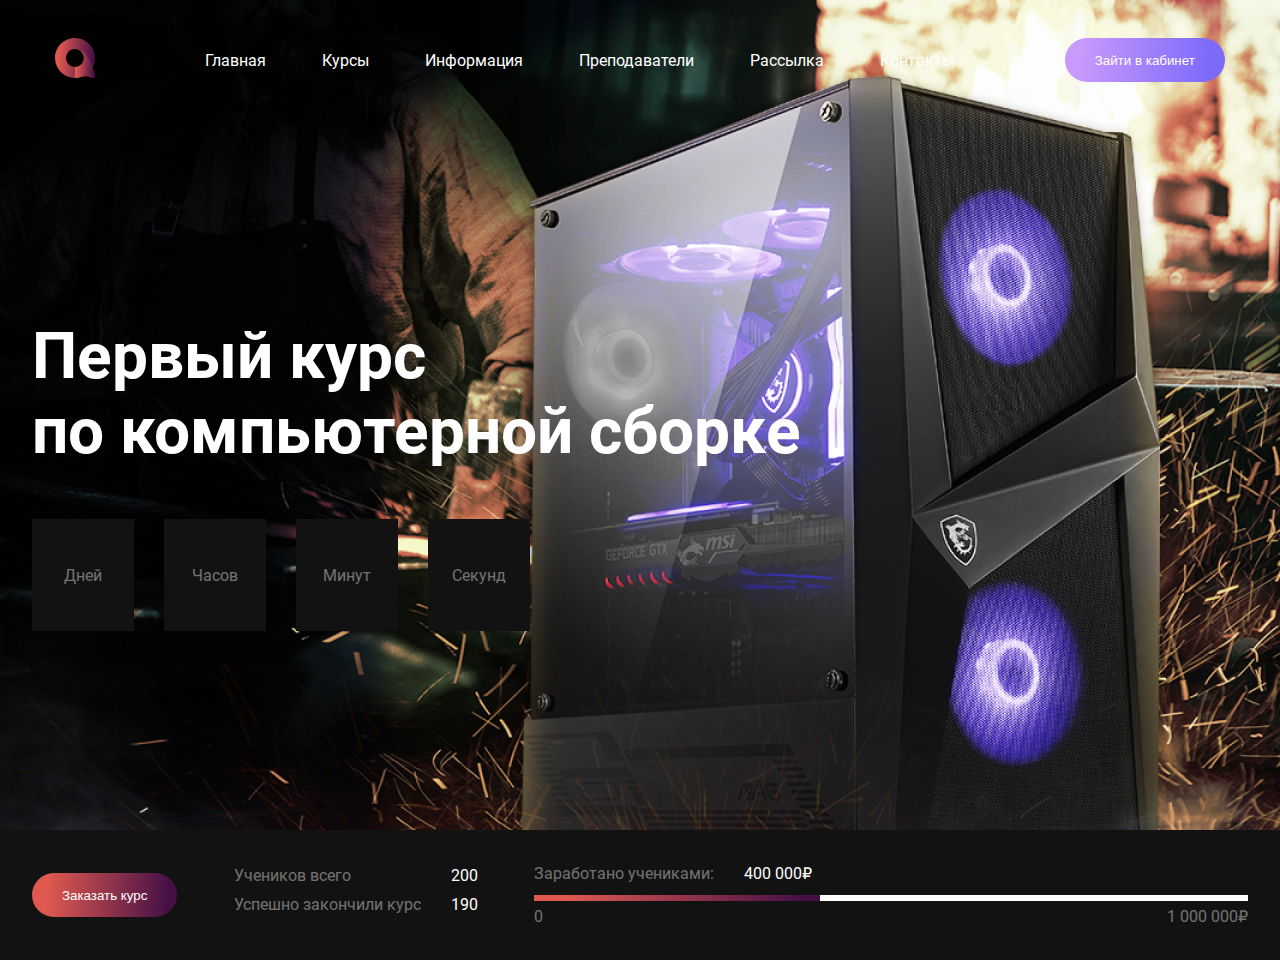
<file: index.html>
<!DOCTYPE html>
<html lang="en">

<head>
    <meta charset="UTF-8">
    <meta http-equiv="X-UA-Compatible" content="IE=edge">
    <meta name="viewport" content="width=device-width, initial-scale=1.0">
    <link rel="stylesheet" href="./css/fonts.css">
    <link rel="stylesheet" href="./css/style.css">
    <title>Computer Curses</title>
</head>

<body>

    <div class="wrap wrap-main color-white">
        <header class="header">
            <div>
                <a href="#"><img class="logo" src="./images/Group.svg" alt=""></a>
            </div>
            <div>
                <ul class="menu wrap">
                    <li><a href="" class="color-white">Главная</a>
                    </li>
                    <li><a href="" class="color-white">Курсы</a>
                    </li>
                    <li><a href="./page_2/index.html" class="color-white">Информация</a>
                    </li>
                    <li><a href="" class="color-white">Преподаватели</a>
                    </li>
                    <li><a href="" class="color-white">Рассылка</a>
                    </li>
                    <li><a href="" class="color-white">Контакты</a>
                    </li>
                </ul>
            </div>
            <div>
                <button class="btn btn-purple color-white">Зайти в кабинет</button>
            </div>
        </header>
        <div class="wrap-timer container">
            <h1>Первый курс <br>
                по компьютерной сборке</h1>
            <div class="timer">
                <div>
                    <span id="day" class="timer__value"></span>
                    <span class="text-opacity">Дней</span>
                </div>
                <div>
                    <span id="hour" class="timer__value"></span>
                    <span class="text-opacity">Часов</span>
                </div>
                <div>
                    <span id="minute" class="timer__value"></span>
                    <span class="text-opacity">Минут</span>
                </div>
                <div>
                    <span id="second" class="timer__value"></span>
                    <span class="text-opacity">Секунд</span>
                </div>
            </div>
        </div>

        <div class="wrap wrap-info">
            <section class="container info">
                <div>
                    <button class="btn btn-pink color-white">Заказать курс</button>
                </div>
                <div class="info__students">
                    <div>
                        <span class="text-opacity">Учеников всего</span>
                        <span>200</span>
                    </div>
                    <div>
                        <span class="text-opacity">Успешно закончили курс</span>
                        <span>190</span>
                    </div>
                </div>
                <div class="progress">
                    <div class="progress__info">
                        <span class="text-opacity">Заработано учениками:</span>
                        <span>400 000₽</span>
                    </div>
                    <div class="progress__main">
                        <progress max="1000000" value="400000"></progress>
                    </div>
                    <div class="progress__value">
                        <span class="text-opacity">0</span>
                        <span class="text-opacity">1 000 000₽</span>
                    </div>
                </div>
            </section>
        </div>
    </div>

    <script src="./scripts/index.js"></script>
</body>

</html>
</file>
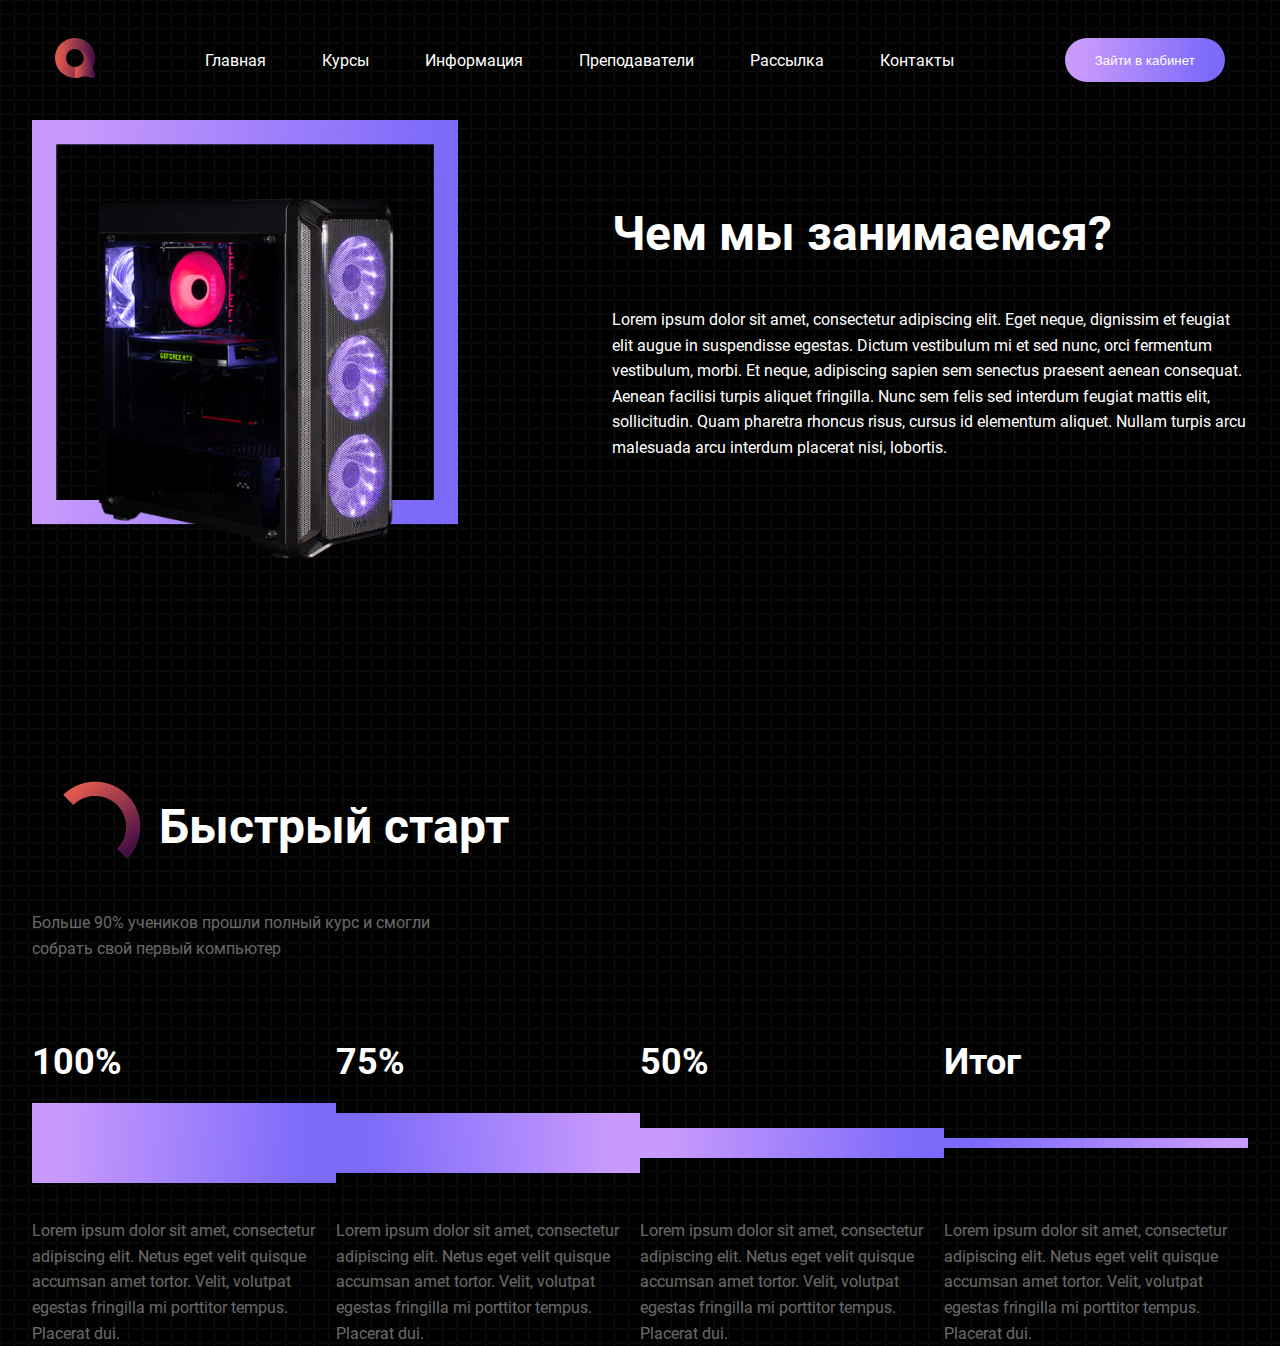
<file: page_2/index.html>
<!DOCTYPE html>
<html lang="en">

<head>
    <meta charset="UTF-8">
    <meta http-equiv="X-UA-Compatible" content="IE=edge">
    <meta name="viewport" content="width=device-width, initial-scale=1.0">
    <link rel="stylesheet" href="../css/fonts.css">
    <link rel="stylesheet" href="../css/style.css">
    <link rel="stylesheet" href="./css/style.css">
    <title>Information</title>
</head>

<body>
    <header class="header">
        <div>
            <a href="#"><img class="logo" src="../images/Group.svg" alt=""></a>
        </div>
        <div>
            <ul class="menu wrap">
                <li><a href="../index.html" class="color-white">Главная</a>
                </li>
                <li><a href="" class="color-white">Курсы</a>
                </li>
                <li><a href="./page_2/index.html" class="color-white">Информация</a>
                </li>
                <li><a href="" class="color-white">Преподаватели</a>
                </li>
                <li><a href="" class="color-white">Рассылка</a>
                </li>
                <li><a href="" class="color-white">Контакты</a>
                </li>
            </ul>
        </div>
        <div>
            <button class="btn btn-purple color-white">Зайти в кабинет</button>
        </div>
    </header>

    <div class="wrap">
        <div class="container">
            <section class="about">
                <div class="about__img">
                    <img src="../images/about__img.png" alt="Computer">
                </div>
                <div class="about__info">
                    <h2 class="about__title">Чем мы занимаемся?</h2>
                    <p>Lorem ipsum dolor sit amet, consectetur adipiscing elit. Eget neque, dignissim et feugiat elit augue in suspendisse egestas. Dictum vestibulum mi et sed nunc, orci fermentum vestibulum, morbi. Et neque, adipiscing sapien sem senectus praesent aenean consequat. Aenean facilisi turpis aliquet fringilla. Nunc sem felis sed interdum feugiat mattis elit, sollicitudin. Quam pharetra rhoncus risus, cursus id elementum aliquet. Nullam turpis arcu malesuada arcu interdum placerat nisi, lobortis. </p>
                </div>
            </section>

            <section class="start">
                <div class="start__title">
                    <img src="../images/icon-heading.png" alt="">
                    <h2>Быстрый старт</h2>
                </div>
                <p class="start__text text-opacity">Больше 90% учеников прошли полный курс и смогли собрать свой первый компьютер</p>
                <div class="start__graphick">
                    <div>
                        <div class="start__value">
                            <span>100%</span>
                        </div>
                        <div class="start__box wrap">
                            <div class="start__img start__img-1"></div>
                        </div>
                        <div>
                            <p class="start__info text-opacity">Lorem ipsum dolor sit amet, consectetur adipiscing elit. Netus eget velit quisque accumsan amet tortor. Velit, volutpat egestas fringilla mi porttitor tempus. Placerat dui.</p>
                        </div>
                    </div>
                    <div>
                        <div class="start__value">
                            <span>75%</span>
                        </div>
                        <div class="start__box wrap">
                            <div class="start__img start__img-2"></div>
                        </div>
                        <div>
                            <p class="start__info text-opacity">Lorem ipsum dolor sit amet, consectetur adipiscing elit. Netus eget velit quisque accumsan amet tortor. Velit, volutpat egestas fringilla mi porttitor tempus. Placerat dui.</p>
                        </div>
                    </div>
                    <div>
                        <div class="start__value">
                            <span>50%</span>
                        </div>
                        <div class="start__box wrap">
                            <div class="start__img start__img-3"></div>
                        </div>
                        <div>
                            <p class="start__info text-opacity">Lorem ipsum dolor sit amet, consectetur adipiscing elit. Netus eget velit quisque accumsan amet tortor. Velit, volutpat egestas fringilla mi porttitor tempus. Placerat dui.</p>
                        </div>
                    </div>
                    <div>
                        <div class="start__value">
                            <span>Итог</span>
                        </div>
                        <div class="start__box wrap">
                            <div class="start__img start__img-4"></div>
                        </div>
                        <div>
                            <p class="start__info text-opacity">Lorem ipsum dolor sit amet, consectetur adipiscing elit. Netus eget velit quisque accumsan amet tortor. Velit, volutpat egestas fringilla mi porttitor tempus. Placerat dui.</p>
                        </div>
                    </div>
                </div>
            </section>

            <section class="advantages">
            </section>

            <section class="partners">
            </section>

            <section class="program">
            </section>

            <section class="teachers">
            </section>

            <footer class="footer">
            </footer>
        </div>
    </div>
</body>

</html>
</file>
<file: css/fonts.css>
/* roboto-regular - latin_cyrillic */
@font-face {
    font-family: 'Roboto';
    font-style: normal;
    font-weight: 400;
    src: url('../fonts/roboto-v27-latin_cyrillic-regular.eot'); /* IE9 Compat Modes */
    src: local(''),
         url('../fonts/roboto-v27-latin_cyrillic-regular.eot?#iefix') format('embedded-opentype'), /* IE6-IE8 */
         url('../fonts/roboto-v27-latin_cyrillic-regular.woff2') format('woff2'), /* Super Modern Browsers */
         url('../fonts/roboto-v27-latin_cyrillic-regular.woff') format('woff'), /* Modern Browsers */
         url('../fonts/roboto-v27-latin_cyrillic-regular.ttf') format('truetype'), /* Safari, Android, iOS */
         url('../fonts/roboto-v27-latin_cyrillic-regular.svg#Roboto') format('svg'); /* Legacy iOS */
  }
  /* roboto-500 - latin_cyrillic */
  @font-face {
    font-family: 'Roboto';
    font-style: normal;
    font-weight: 500;
    src: url('../fonts/roboto-v27-latin_cyrillic-500.eot'); /* IE9 Compat Modes */
    src: local(''),
         url('../fonts/roboto-v27-latin_cyrillic-500.eot?#iefix') format('embedded-opentype'), /* IE6-IE8 */
         url('../fonts/roboto-v27-latin_cyrillic-500.woff2') format('woff2'), /* Super Modern Browsers */
         url('../fonts/roboto-v27-latin_cyrillic-500.woff') format('woff'), /* Modern Browsers */
         url('../fonts/roboto-v27-latin_cyrillic-500.ttf') format('truetype'), /* Safari, Android, iOS */
         url('../fonts/roboto-v27-latin_cyrillic-500.svg#Roboto') format('svg'); /* Legacy iOS */
  }
  /* roboto-700 - latin_cyrillic */
  @font-face {
    font-family: 'Roboto';
    font-style: normal;
    font-weight: 700;
    src: url('../fonts/roboto-v27-latin_cyrillic-700.eot'); /* IE9 Compat Modes */
    src: local(''),
         url('../fonts/roboto-v27-latin_cyrillic-700.eot?#iefix') format('embedded-opentype'), /* IE6-IE8 */
         url('../fonts/roboto-v27-latin_cyrillic-700.woff2') format('woff2'), /* Super Modern Browsers */
         url('../fonts/roboto-v27-latin_cyrillic-700.woff') format('woff'), /* Modern Browsers */
         url('../fonts/roboto-v27-latin_cyrillic-700.ttf') format('truetype'), /* Safari, Android, iOS */
         url('../fonts/roboto-v27-latin_cyrillic-700.svg#Roboto') format('svg'); /* Legacy iOS */
  }
</file>
<file: css/style.css>
html {
    font-size: 16px;
}

body {
    font-family: 'Roboto';
    font-style: normal;
    font-weight: 400;
    color: #FFFFFF;
}

h1 {
    font-size: 64px;
    font-weight: 700;
}

h2 {
    font-size: 48px;
    font-weight: 700;
}

*, *::before, *::after {
    box-sizing: border-box;
    padding: 0;
    margin: 0;
}

ul, ol, li {
    list-style: none;
}

a{
    text-decoration: none;
}

img {
    max-width: 100%;
}

.wrap {
    display: flex;
    justify-content: center;
    align-items: center;
    background-size: cover;
    background-repeat: no-repeat;
    background-position: right;
}

.container {
    max-width: 1300px;
    width: 95%;
    display: flex;
    justify-content: space-between;
    flex-direction: column;
}

.color-white {
    color: #FFFFFF;
}

.text-opacity {
    opacity: 0.4;
} 

.btn {
    height: 44px;
    border-radius: 50px;
    padding: 0 30px;
    border: none;
}

.btn-purple {
    background: linear-gradient(94.26deg, #C89AFC 9.51%, #7C6AFA 90.23%);
}

.btn-pink {
    background: linear-gradient(94.78deg, #DF5950 11.19%, #451046 93.72%);
}

p {
    line-height: 160%;
}

@media screen and (max-width: 960px){
    h1 {
        font-size: 48px;
    }

    h2 {
        font-size: 36px;
    }
}
/* --------------------------------------------------- */

                /* main */

.wrap-main {
    min-height: 960px;
    background-image: url(../images/main-screen__bgc.png);
    flex-direction: column;
    justify-content: space-between;
}

.header {
    width: 100%;
    height: 120px;
    display: flex;
    align-items: center;
    justify-content: space-around;
}

.menu {
    grid-gap: 56px;
}

.timer {
    display: flex;
    grid-gap: 30px;
    margin-top: 50px;
}

.timer > div {
    display: flex;
    flex-direction: column;
    width: 102px;
    height: 112px;
    background: #121212;
    justify-content: center;
    align-items: center;
}

.timer__value {
    font-weight: bold;
    font-size: 36px;
}

.wrap-info {
    width: 100%;
    min-height: 130px;
    background: #121212;
}

.info {
    align-items: center;
    flex-direction: row;
}

.info__students > div {
    display: flex;
    justify-content: space-between;
    grid-gap: 30px;
    margin-bottom: 10px;
}

.progress__info {
    display: flex;
    grid-gap: 30px;
}

.progress__main{
    margin-bottom: 5px;
}

.progress__main > progress {
    width: 714px;
    height: 6px;
    border: none;
}

.progress__main > progress::-webkit-progress-value {
    background-image: linear-gradient(94.78deg, #DF5950 11.19%, #451046 93.72%)
}

.progress__main > progress::-webkit-progress-bar {
    background-color: #fff;
}

.progress__value {
    display: flex;
    justify-content: space-between;
}
</file>
<file: page_2/css/style.css>
body {
    background-image: url(../../images/bgc.png);
}

.about {
    display: flex;
    flex-wrap: wrap;
    align-items: flex-start;
    justify-content: space-between;
    margin-bottom: 200px;
}

.about__img {
    width: 426px;
}

.about__info {
    width: 636px;
    padding-top: 85px;
}

.about__title {
    margin-bottom: 45px;
}

.start__title {
    display: flex;
    align-items: center;
    margin-bottom: 20px;
}

.start__text {
    max-width: 400px;
    width: 95%;
    margin-bottom: 80px;
}

.start__graphick {
    display: flex;
}

.start__value {
    margin-bottom: 20px;
}

.start__value > span {
    font-size: 36px;
    font-weight: bold;
}

.start__box {
    width: 100%;
    height: 80px;
    margin-bottom: 35px;
}

.start__img {
    width: 100%;
}

.start__img-1 {
    height: 100%;
    background: linear-gradient(94.26deg, #C89AFC 9.51%, #7C6AFA 90.23%);
}

.start__img-2 {
    height: 60px;
    background: linear-gradient(94.26deg, #C89AFC 9.51%, #7C6AFA 90.23%);
    transform: matrix(-1, 0, 0, 1, 0, 0);
}

.start__img-3 {
    height: 30px;
    background: linear-gradient(94.26deg, #C89AFC 9.51%, #7C6AFA 90.23%);
}

.start__img-4 {
    height: 10px;
    background: linear-gradient(94.26deg, #C89AFC 9.51%, #7C6AFA 90.23%);
    transform: matrix(-1, 0, 0, 1, 0, 0);
}

.start__info {
    padding-right: 18px;
}
</file>
